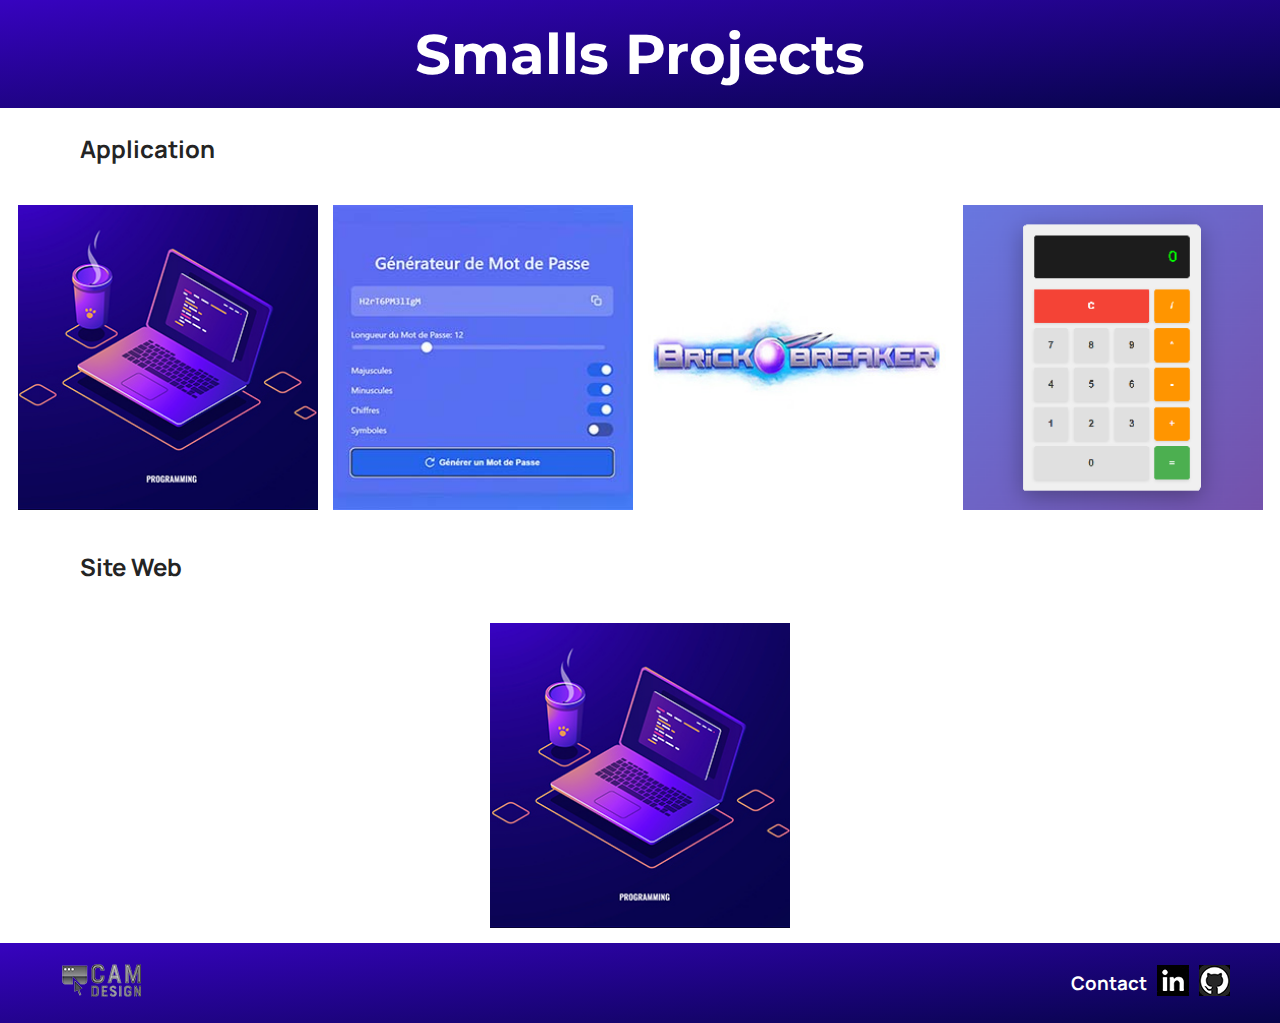
<file: index.html>
<!DOCTYPE html>
<html lang="fr-FR">

<head>
    <meta charset="utf-8" />
    <title>SmallsProjects</title>
    <link href="./assets/styles/style.css" rel="stylesheet" />
    <link rel="preconnect" href="https://fonts.googleapis.com">
    <link rel="preconnect" href="https://fonts.gstatic.com" crossorigin>
    <link href="https://fonts.googleapis.com/css2?family=Manrope&family=Montserrat&display=swap" rel="stylesheet">
    <link rel="icon" href="./assets/images/favicon.ico" type="image/x-icon">
</head>

<body>
    <header>
        <section class="header">
            <h1>Smalls Projects</h1>
        </section>
    </header>
    <main>
        <section class="portfolio-section-photos">
            <h2>Application</h2>
            <div class="grid-applications">
                <a class="lien-conteneur-photo">
                    <img src="./assets/images/appli4.jpg" alt="Appli 4" />
                    <div class="photo-hover">En cours</div>
                </a>
                <a href="./generateurMDP/generateurMDP.html" target="_blank" class="lien-conteneur-photo">
                    <img src="./assets/images/appli3.jpg" alt="Appli 3" />
                    <div class="photo-hover">Voir l'application</div>
                </a>
                <a href="./casseBrique/casseBrique.html" target= "_blank" class="lien-conteneur-photo">
                    <img src="./assets/images/appli2.jpg" alt="Appli 2" />
                    <div class="photo-hover">Voir l'application</div>
                </a>                
                <a href="./calculatrice/calculatrice.html" target="_blank" class="lien-conteneur-photo">
                    <img src="./assets/images/appli1.jpg" alt="Appli 1" />
                    <div class="photo-hover">Voir l'application</div>
                </a>
            </div>
            <h2>Site Web</h2>
            <div class="grid-siteweb">
                <a class="lien-conteneur-photo">
                    <img src="./assets/images/appli4.jpg" alt="Appli 4" />
                    <div class="photo-hover">En cours</div>
                </a>
            </div>
        </section>
    </main>
    <footer>
        <a href="index.html" class="lien-icone">
            <img src="./assets/images/logo.png" alt="Logo" />
        </a>
        <div class="footer-container">
            <h3>Contact</h3>
            <a target="_blank" href="https://www.linkedin.com/in/camillelucidarme/" class="lien-icone">
                <img src="./assets/images/linkedin.png" alt="Logo Linkedin" />
            </a>
            <a target="_blank" href="https://github.com/Kaymoll" class="lien-icone">
                <img src="./assets/images/github.png" alt="Logo GitHub" />
            </a>
        </div>
    </footer>
</body>
</html>
</file>
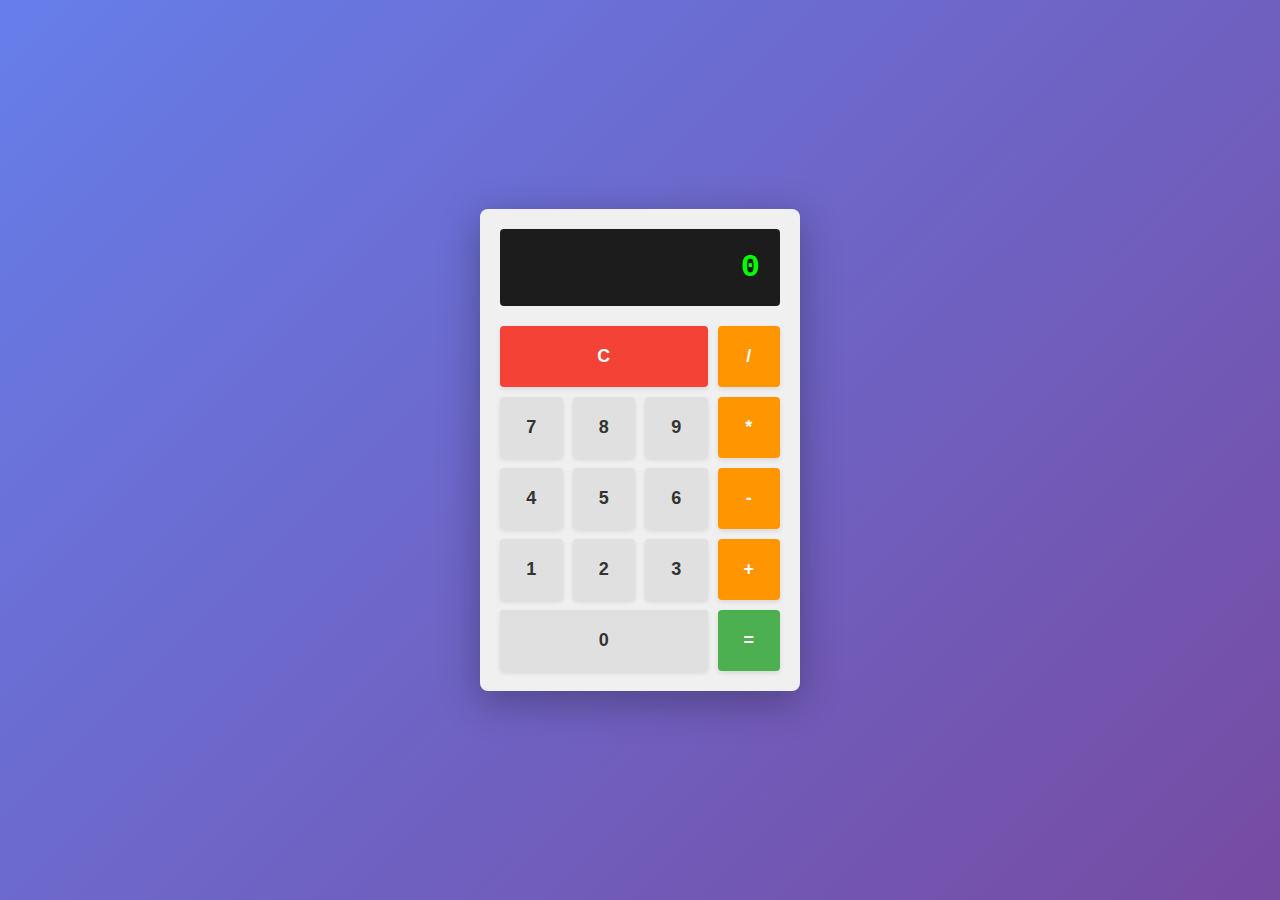
<file: calculatrice/calculatrice.html>
<!DOCTYPE html>
<html lang="fr">
<head>
    <meta charset="UTF-8">
    <meta name="viewport" content="width=device-width, initial-scale=1.0">
    <title>Calculatrice Windows</title>
    <link rel="stylesheet" href="./calculatrice.css">
    <link rel="icon" href="../assets/images/favicon.ico" type="image/x-icon">
</head>
<body>
    <div class="calculator">
        <div class="display" id="display">0</div>
        <div class="buttons">
            <button class="clear">C</button>
            <button class="operator" data-operator="/">/</button>

            <button data-number=7>7</button>
            <button data-number=8>8</button>
            <button data-number=9>9</button>
            <button class="operator" data-operator="*">*</button>

            <button data-number=4>4</button>
            <button data-number=5>5</button>
            <button data-number=6>6</button>
            <button class="operator" data-operator="-">-</button>


            <button data-number=1>1</button>
            <button data-number=2>2</button>
            <button data-number=3>3</button>
            <button class="operator" data-operator="+">+</button>


            <button class="zero" data-number=0>0</button>
            <button class="equals">=</button>
        </div>
    </div>

    
    <script src="calculatrice.js"></script>
</body>
</html>
</file>
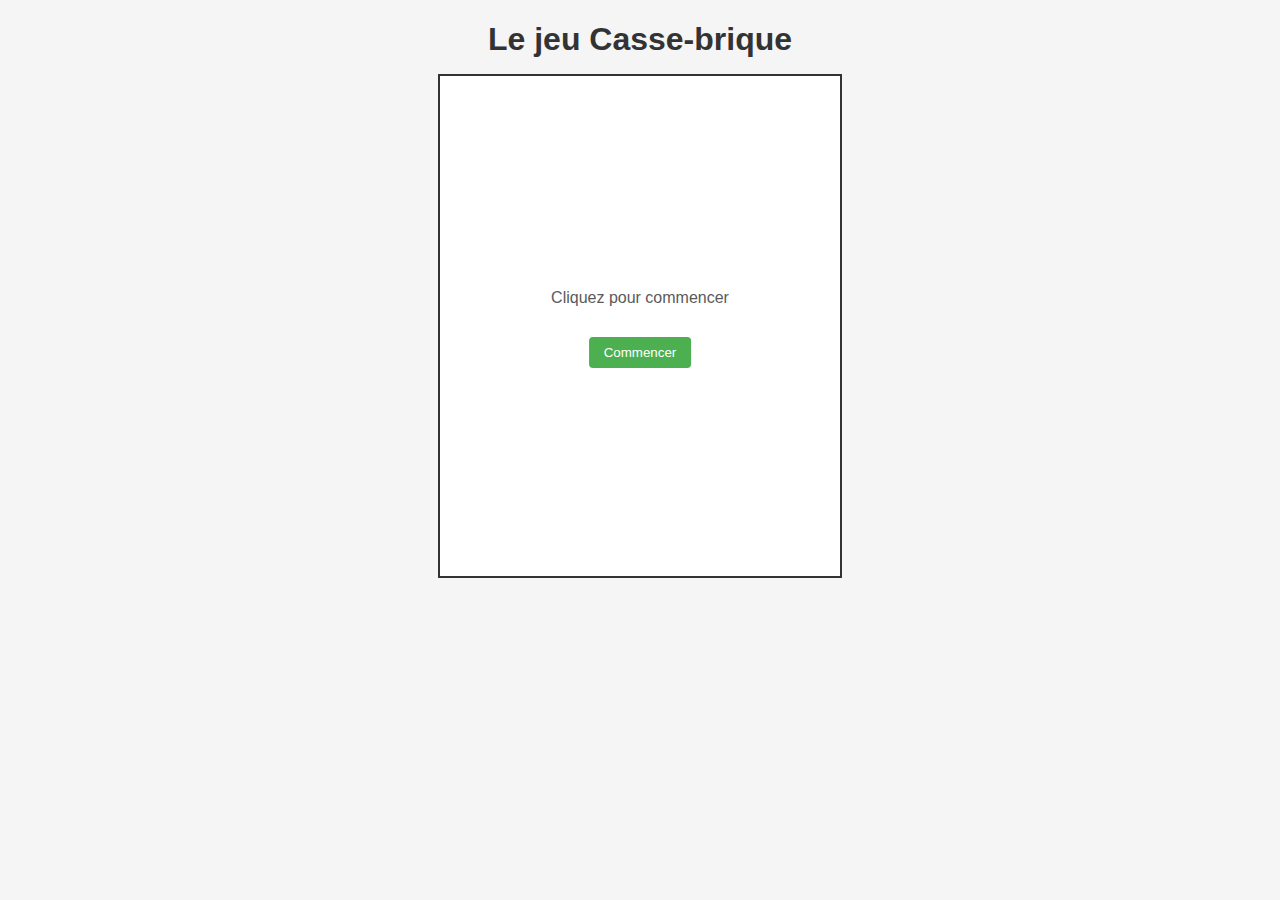
<file: casseBrique/casseBrique.html>
<!DOCTYPE html>
<html lang="fr">
<head>
    <meta charset="UTF-8">
    <meta name="viewport" content="width=device-width, initial-scale=1.0">
    <title>Casse-briques</title>
    <link href="./casseBrique.css" rel="stylesheet" />
    <link rel="icon" href="../assets/images/favicon.ico" type="image/x-icon">
</head>
<body>
    <h1>Le jeu Casse-brique</h1>
    <div style="position: relative;">
        <canvas id="gameCanvas" width="400" height="500"></canvas>
        <div id="message">
            <p id="messageText">Perdu !</p>
            <button id="restartButton">Cliquez pour relancer</button>
        </div>
    </div>

    <script src="casseBrique.js"></script>
</body>
</html>
</file>
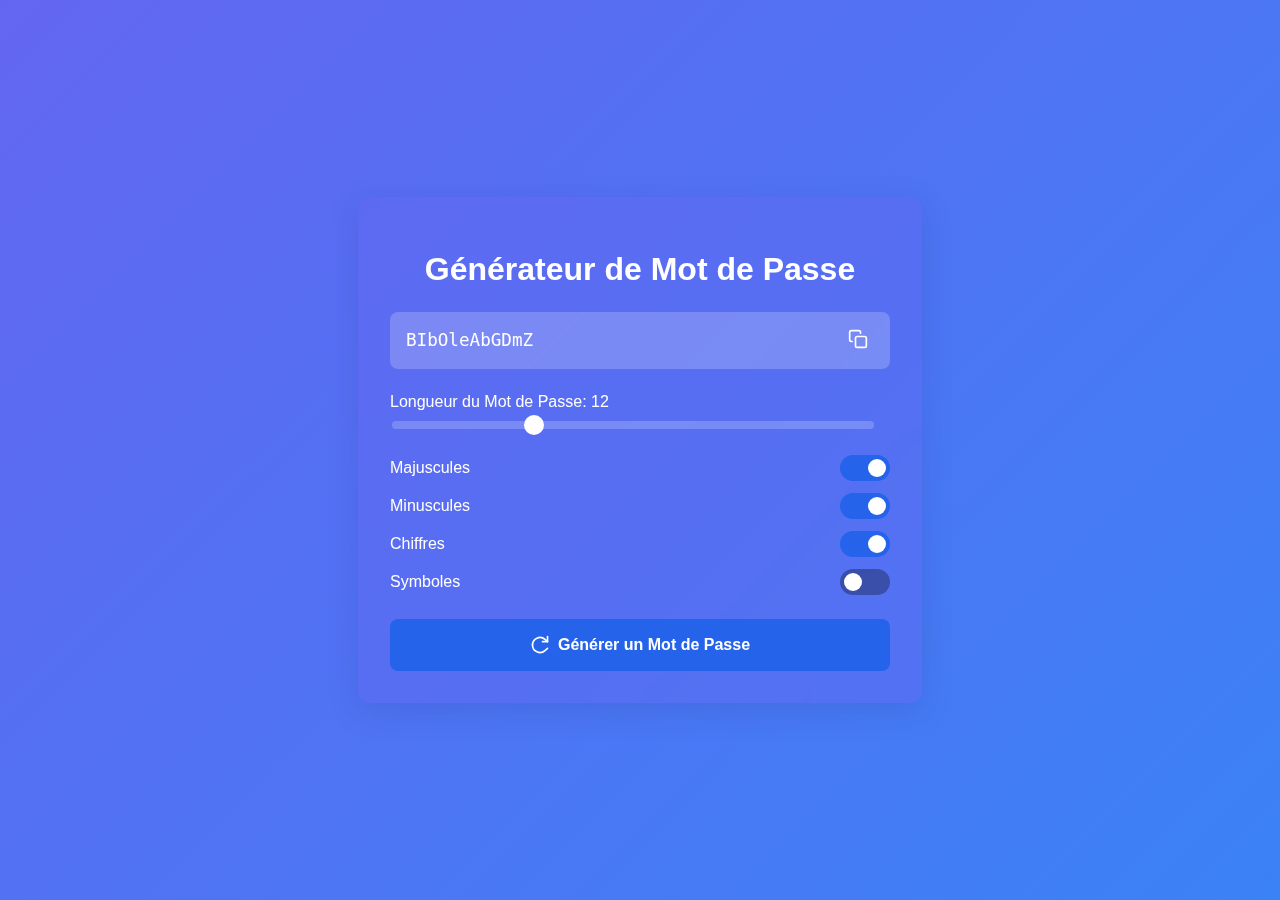
<file: generateurMDP/generateurMDP.html>
<!DOCTYPE html>
<html lang="fr">
<head>
    <meta charset="UTF-8">
    <meta name="viewport" content="width=device-width, initial-scale=1.0">
    <title>Générateur de Mot de Passe</title>
    <link rel="icon" href="../assets/images/favicon.ico" type="image/x-icon">
    <link href="./generateurMDP.css" rel="stylesheet" />
</head>
<body>
    <div class="container">
        <h1>Générateur de Mot de Passe</h1>
        
        <div class="password-display">
            <div id="password" class="password-text">Cliquez générer</div>
            <button id="copy-btn" class="copy-btn" title="Copier le mot de passe">
                <svg xmlns="http://www.w3.org/2000/svg" width="20" height="20" viewBox="0 0 24 24" fill="none" stroke="currentColor" stroke-width="2" stroke-linecap="round" stroke-linejoin="round">
                    <rect x="9" y="9" width="13" height="13" rx="2" ry="2"></rect>
                    <path d="M5 15H4a2 2 0 0 1-2-2V4a2 2 0 0 1 2-2h9a2 2 0 0 1 2 2v1"></path>
                </svg>
            </button>
        </div>
        
        <div class="settings">
            <div class="setting-item">
                <span class="length-label">Longueur du Mot de Passe: <span id="length-value">12</span></span>
                <div class="length-container">
                    <input type="range" id="length" min="4" max="32" value="12">
                </div>
            </div>
            
            <div class="toggle-container">
                <span>Majuscules</span>
                <label class="toggle">
                    <input type="checkbox" id="uppercase" checked>
                    <span class="slider"></span>
                </label>
            </div>
            
            <div class="toggle-container">
                <span>Minuscules</span>
                <label class="toggle">
                    <input type="checkbox" id="lowercase" checked>
                    <span class="slider"></span>
                </label>
            </div>
            
            <div class="toggle-container">
                <span>Chiffres</span>
                <label class="toggle">
                    <input type="checkbox" id="numbers" checked>
                    <span class="slider"></span>
                </label>
            </div>
            
            <div class="toggle-container">
                <span>Symboles</span>
                <label class="toggle">
                    <input type="checkbox" id="symbols">
                    <span class="slider"></span>
                </label>
            </div>
        </div>
        
        <button id="generate-btn" class="generate-btn">
            <svg xmlns="http://www.w3.org/2000/svg" width="20" height="20" viewBox="0 0 24 24" fill="none" stroke="currentColor" stroke-width="2" stroke-linecap="round" stroke-linejoin="round">
                <path d="M21 2v6h-6"></path>
                <path d="M3 12a9 9 0 0 1 15-6.7L21 8"></path>
                <path d="M3 12a9 9 0 0 0 15 6.7l3-2.7"></path>
            </svg>
            Générer un Mot de Passe
        </button>
    </div>

    <script src="generateurMDP.js"></script>
</body>
</html>
</file>
<file: assets/styles/style.css>
* {
  margin: 0;
}

body {
  font-family: 'Manrope', sans-serif;
  font-size: 1em;
}

h1 {
  font-size: 3.5em;
  color: #fff;
  font-family: 'Montserrat', sans-serif;
  text-align: center;
}

h2 {
  color: #000000;
  padding-left: 5rem;
}

h3 {
  color: #fff;
}

header,
footer {
  background: linear-gradient(175deg, #3703BF, #07044B);
  padding: 20px 50px;
}

.footer-container {
  display: flex;
  vertical-align: center;
  align-items: center;
}

.cta {
  display: inline-block;
  background: linear-gradient(#000000d2, #727287);
  color: white;
  font-weight: 600;
  border-radius: 50px;
  padding: 20px 30px;
}

a:hover {
  text-decoration: underline;
}

.cta:hover {
  background: linear-gradient(#000000, #5d5e78);
  text-decoration: none;
  font-weight: 600;
}

.lien-icone {
  margin-left: 10px;
}

.lien-icone:hover {
  opacity: 0.5;
}

footer,
nav {
  display: flex;
  flex-direction: row;
  align-items: center;
  justify-content: space-between;
}

nav a {
  margin-left: 30px;
}

.portfolio-section-photos {
  background-color: white;
  margin-top: -1rem;
}

.portfolio-section-photos h2 {
  color: #242424;
  margin-bottom: 40px;
  margin-top: 40px;
}

.grid-siteweb {
  display: flex;
  flex-direction: raw;
  gap: 15px;
  justify-content: center;
  margin-bottom: 15px;
}

.grid-applications {
  display: flex;
  flex-direction: raw;
  gap: 15px;
  justify-content: center;
  margin-bottom: 15px;
}

.grid-siteweb img,
.grid-applications img {
  width: 100%;
  height: 100%;
  object-fit: cover;
}

.lien-conteneur-photo {
  position: relative;
}

.photo-hover {
  position: absolute;
  top: 0;
  left: 0;
  right: 0;
  bottom: 0;
  display: flex;
  align-items: center;
  justify-content: center;
  font-size: 1.5em;
  color: white;
  background-color: rgba(0, 0, 0, 0.7);
  display: none;
}

.lien-conteneur-photo:hover .photo-hover {
  display: flex;
}

@media screen and (max-width:996px) {
    header nav {
    flex-direction: column;
    align-items: center;
    justify-content: center;
  }

  header nav img {
    margin-bottom: 20px;
  }

  header,
  footer {
    padding: 20px 20px;
  }

  h1 {
    font-size: 2em;
  }

  section {
    padding: 50px 20px 50px 20px;
  }

  nav a {
    margin-left: 10px;
    margin-right: 10px;
  }
  
  .grid-siteweb {
    flex-direction: column;
    align-items: center;
    justify-content: center;
    grid-template-columns: 1fr;
    grid-template-rows: 3fr;
    gap: 15px;
  }

  .grid-applications {
    flex-direction: column;
    align-items: center;
    justify-content: center;
    grid-template-columns: 1fr;
    grid-template-rows: 3fr;
    gap: 15px;
  }
}
</file>
<file: calculatrice/calculatrice.css>
* {
    margin: 0;
    padding: 0;
    box-sizing: border-box;
}

body {
    display: flex;
    justify-content: center;
    align-items: center;
    min-height: 100vh;
    background: linear-gradient(135deg, #667eea 0%, #764ba2 100%);
    font-family: 'Segoe UI', Tahoma, Geneva, Verdana, sans-serif;
}

.calculator {
    background: #f0f0f0;
    border-radius: 8px;
    box-shadow: 0 10px 40px rgba(0, 0, 0, 0.3);
    padding: 20px;
    width: 320px;
}

.display {
    background: #1c1c1c;
    color: #00ff00;
    font-size: 32px;
    padding: 20px;
    border-radius: 4px;
    text-align: right;
    margin-bottom: 20px;
    min-height: 60px;
    word-wrap: break-word;
    word-break: break-all;
    font-weight: bold;
    font-family: 'Courier New', monospace;
}

.buttons {
    display: grid;
    grid-template-columns: repeat(4, 1fr);
    gap: 10px;
}

button {
    padding: 20px;
    font-size: 18px;
    font-weight: bold;
    border: none;
    border-radius: 4px;
    cursor: pointer;
    transition: all 0.2s;
    background: #e0e0e0;
    color: #333;
    box-shadow: 0 2px 5px rgba(0, 0, 0, 0.1);
}

button:hover {
    background: #d0d0d0;
    transform: translateY(-2px);
    box-shadow: 0 4px 8px rgba(0, 0, 0, 0.2);
}

button:active {
    transform: translateY(0);
    box-shadow: 0 1px 3px rgba(0, 0, 0, 0.1);
}

.operator {
    background: #ff9500;
    color: white;
}

.operator:hover {
    background: #e68900;
}

.equals {
    background: #4CAF50;
    color: white;
    grid-column: span 1;
}

.equals:hover {
    background: #45a049;
}

.clear {
    background: #f44336;
    color: white;
    grid-column: span 3;
}

.clear:hover {
    background: #da190b;
}

.zero {
    grid-column: span 3;
}
</file>
<file: casseBrique/casseBrique.css>
body {
    font-family: Arial, sans-serif;
    text-align: center;
    background-color: #f5f5f5;
    margin: 20px;
}

h1 {
    color: #333333;
    margin-bottom: 1rem;
}

p {
    color: #5a5a5a;
    margin-top: 5px;
    margin-bottom: 20px;
}

canvas {
    border: 2px solid #333333;
    background-color: white;
    display: block;
    margin: 0 auto;
}

#message {
    position: absolute;
    top: 50%;
    left: 50%;
    transform: translate(-50%, -50%);
    background-color: rgba(255, 255, 255, 0.8);
    padding: 15px;
    border-radius: 8px;
    display: none;
}

button {
    background-color: #4CAF50;
    color: white;
    border: none;
    padding: 8px 15px;
    border-radius: 4px;
    cursor: pointer;
    margin-top: 10px;
}

@media (max-width: 996px) {
    canvas {
        border-radius: 0;
        height: auto;
        max-width: 100%;
        max-height: 100%;
    }

    h1 {
        font-size: 70%;
    }
}
</file>
<file: generateurMDP/generateurMDP.css>
body {
    font-family: 'Segoe UI', Tahoma, Geneva, Verdana, sans-serif;
    margin: 0;
    padding: 0;
    min-height: 100vh;
    display: flex;
    justify-content: center;
    align-items: center;
    background: linear-gradient(135deg, #6366f1, #3b82f6);
    color: white;
}

.container {
    background-color: rgba(99, 102, 241, 0.4);
    backdrop-filter: blur(10px);
    padding: 2rem;
    border-radius: 12px;
    box-shadow: 0 8px 32px rgba(31, 38, 135, 0.15);
    width: 100%;
    max-width: 500px;
}

h1 {
    text-align: center;
    margin-bottom: 1.5rem;
    font-weight: 600;
}

.password-display {
    background-color: rgba(255, 255, 255, 0.2);
    border-radius: 8px;
    padding: 1rem;
    margin-bottom: 1.5rem;
    position: relative;
    display: flex;
    align-items: center;
    justify-content: space-between;
}

.password-text {
    font-family: monospace;
    font-size: 1.1rem;
    word-break: break-all;
    flex-grow: 1;
}

.copy-btn {
    background: none;
    border: none;
    color: white;
    cursor: pointer;
    margin-left: 10px;
}

.settings {
    margin-bottom: 1.5rem;
}

.setting-item {
    margin-bottom: 1.5rem;
}

.length-label {
    display: block;
    margin-bottom: 0.5rem;
}

.length-container {
    display: flex;
    align-items: center;
}

input[type="range"] {
    width: 100%;
    margin-right: 1rem;
    height: 8px;
    background: rgba(255, 255, 255, 0.2);
    border-radius: 4px;
    -webkit-appearance: none;
}

input[type="range"]::-webkit-slider-thumb {
    -webkit-appearance: none;
    width: 20px;
    height: 20px;
    background: white;
    border-radius: 50%;
    cursor: pointer;
}

.toggle-container {
    display: flex;
    justify-content: space-between;
    align-items: center;
    margin-bottom: 0.75rem;
}

.toggle {
    position: relative;
    display: inline-block;
    width: 50px;
    height: 26px;
}

.toggle input {
    opacity: 0;
    width: 0;
    height: 0;
}

.slider {
    position: absolute;
    cursor: pointer;
    top: 0;
    left: 0;
    right: 0;
    bottom: 0;
    background-color: rgba(0, 0, 0, 0.3);
    transition: .4s;
    border-radius: 34px;
}

.slider:before {
    position: absolute;
    content: "";
    height: 18px;
    width: 18px;
    left: 4px;
    bottom: 4px;
    background-color: white;
    transition: .4s;
    border-radius: 50%;
}

input:checked+.slider {
    background-color: #2563eb;
}

input:checked+.slider:before {
    transform: translateX(24px);
}

.generate-btn {
    background-color: #2563eb;
    color: white;
    border: none;
    border-radius: 8px;
    padding: 1rem;
    font-size: 1rem;
    font-weight: 600;
    cursor: pointer;
    width: 100%;
    display: flex;
    justify-content: center;
    align-items: center;
    transition: background-color 0.3s;
}

.generate-btn:hover {
    background-color: #1d4ed8;
}

.generate-btn svg {
    margin-right: 8px;
}

@media (max-width: 500px) {
    .container {
        border-radius: 0;
        height: 100vh;
        max-width: none;
    }
}
</file>
